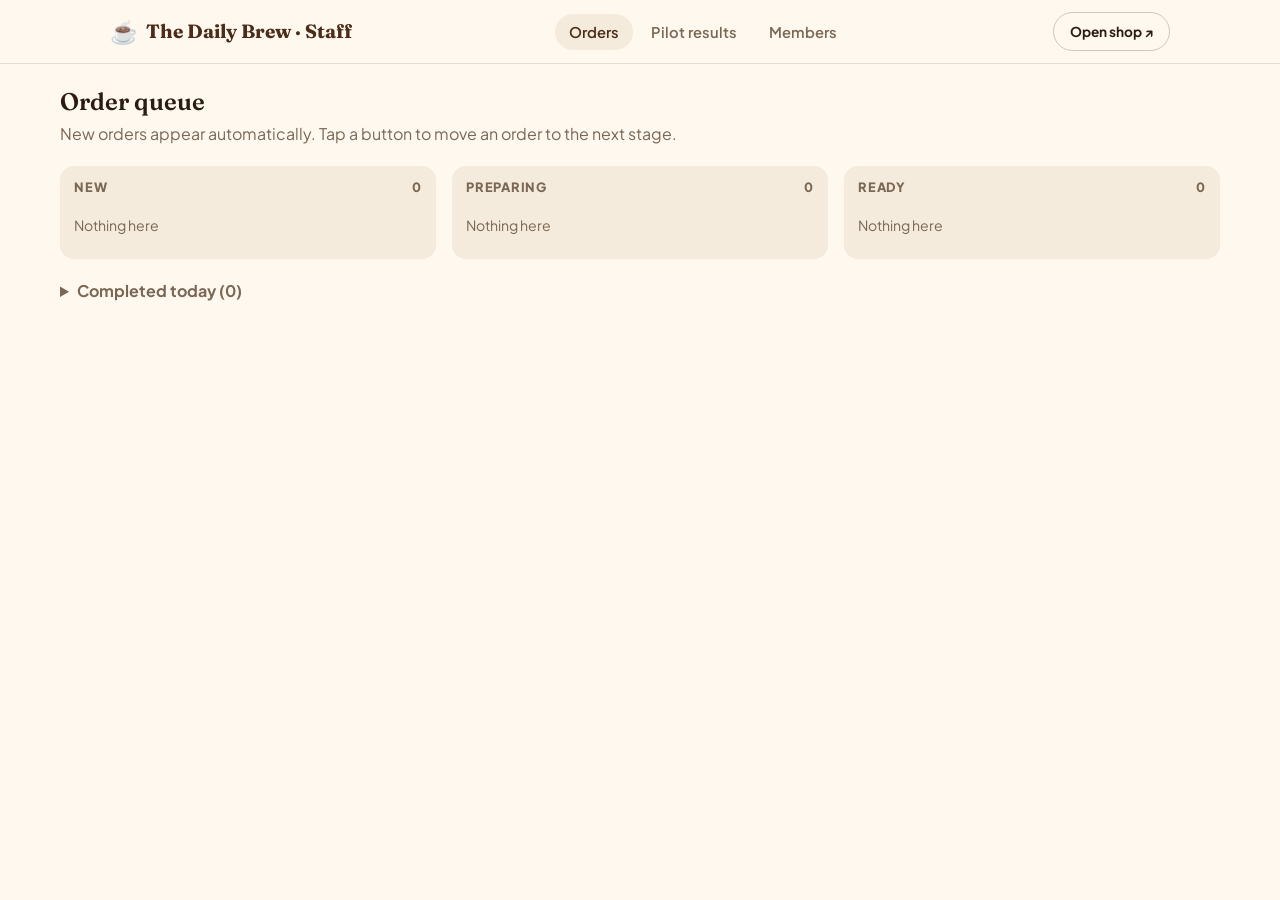
<file: staff.html>
<!DOCTYPE html>
<html lang="en">
<head>
<meta charset="UTF-8">
<meta name="viewport" content="width=device-width, initial-scale=1.0, viewport-fit=cover">
<title>Staff — The Daily Brew</title>
<meta name="robots" content="noindex">
<link rel="preconnect" href="https://fonts.googleapis.com">
<link rel="preconnect" href="https://fonts.gstatic.com" crossorigin>
<link href="https://fonts.googleapis.com/css2?family=Fraunces:opsz,wght@9..144,600;9..144,700&family=Plus+Jakarta+Sans:wght@400;500;600;700;800&display=swap" rel="stylesheet">
<link rel="stylesheet" href="style.css">
</head>
<body class="staff-page">

<header class="site-header">
  <div class="header-inner">
    <a href="index.html" class="logo">
      <span class="logo-icon" aria-hidden="true">☕</span>
      <span class="logo-text" id="staff-title">Staff</span>
    </a>
    <nav class="main-nav">
      <button class="nav-link is-active" data-tab="orders" type="button">Orders</button>
      <button class="nav-link" data-tab="pilot" type="button">Pilot results</button>
      <button class="nav-link" data-tab="members" type="button">Members</button>
    </nav>
    <a class="btn btn-ghost staff-shop-link" href="index.html">Open shop ↗</a>
  </div>
</header>

<main id="main" class="staff-main">

  <section class="staff-tab is-active" data-panel="orders">
    <div class="staff-head">
      <h1>Order queue</h1>
      <p class="staff-sub">New orders appear automatically. Tap a button to move an order to the next stage.</p>
    </div>
    <div class="queue-cols" id="queue-cols"></div>
    <details class="staff-done">
      <summary>Completed today <span id="done-count"></span></summary>
      <div class="queue-list" id="done-list"></div>
    </details>
  </section>

  <section class="staff-tab" data-panel="pilot">
    <div class="staff-head">
      <h1>Pilot results</h1>
      <p class="staff-sub">Is the system changing behaviour? Watch repeat rate and active streaks week by week.</p>
    </div>
    <div class="kpi-grid" id="kpi-grid"></div>
    <h2 class="staff-h2">Orders per day — last 14 days</h2>
    <div class="day-bars" id="day-bars"></div>
    <div class="staff-actions">
      <button class="btn btn-primary" id="export-orders" type="button">Download orders (CSV)</button>
      <button class="btn btn-ghost" id="export-members" type="button">Download members (CSV)</button>
      <button class="btn btn-ghost danger" id="reset-data" type="button">Clear all test data</button>
    </div>
  </section>

  <section class="staff-tab" data-panel="members">
    <div class="staff-head">
      <h1>Members</h1>
      <p class="staff-sub">Everyone who has ordered with a phone number, newest activity first.</p>
    </div>
    <div class="table-wrap"><table class="staff-table" id="members-table"></table></div>
  </section>

</main>

<div class="toast-container" id="toast-container" aria-live="polite"></div>

<script src="content.js"></script>
<script src="loyalty.js"></script>
<script src="staff.js"></script>
</body>
</html>
</file>
<file: style.css>
/* =========================================================================
   THE DAILY BREW — style.css
   Warm cafe theme: coffee brown, cream, and a terracotta accent.
   ========================================================================= */

:root {
  --coffee: #6B4226;
  --coffee-deep: #4A2C18;
  --terracotta: #C1642F;
  --terracotta-deep: #A34E22;
  --gold: #D9A441;

  --bg: #FFF8EF;
  --surface: #FFFFFF;
  --surface-tint: #F5EBDC;
  --ink: #2B1B10;
  --ink-soft: #7A6754;
  --border: rgba(43, 27, 16, 0.12);
  --border-strong: rgba(43, 27, 16, 0.22);
  --shadow: 0 14px 30px -16px rgba(43, 27, 16, 0.35);
  --shadow-sm: 0 4px 14px -8px rgba(43, 27, 16, 0.3);

  --status-new: #C1642F;
  --status-preparing: #D9A441;
  --status-ready: #4C8B6B;
  --status-completed: #6B5847;

  --radius-lg: 20px;
  --radius-md: 14px;
  --radius-sm: 9px;
  --font-display: "Fraunces", Georgia, serif;
  --font-body: "Plus Jakarta Sans", -apple-system, BlinkMacSystemFont, "Segoe UI", sans-serif;
}

@media (prefers-color-scheme: dark) {
  :root:not([data-theme="light"]) {
    --coffee: #D8A876;
    --coffee-deep: #F0C79A;
    --terracotta: #F0925C;
    --terracotta-deep: #FFAB78;
    --gold: #F0C15C;

    --bg: #1C140D;
    --surface: #271C13;
    --surface-tint: #33261A;
    --ink: #F4EBE0;
    --ink-soft: #C9B7A4;
    --border: rgba(244, 235, 224, 0.12);
    --border-strong: rgba(244, 235, 224, 0.22);
    --shadow: 0 16px 34px -16px rgba(0, 0, 0, 0.6);
    --shadow-sm: 0 6px 16px -10px rgba(0, 0, 0, 0.5);
  }
}
:root[data-theme="dark"] {
  --coffee: #D8A876;
  --coffee-deep: #F0C79A;
  --terracotta: #F0925C;
  --terracotta-deep: #FFAB78;
  --gold: #F0C15C;

  --bg: #1C140D;
  --surface: #271C13;
  --surface-tint: #33261A;
  --ink: #F4EBE0;
  --ink-soft: #C9B7A4;
  --border: rgba(244, 235, 224, 0.12);
  --border-strong: rgba(244, 235, 224, 0.22);
  --shadow: 0 16px 34px -16px rgba(0, 0, 0, 0.6);
  --shadow-sm: 0 6px 16px -10px rgba(0, 0, 0, 0.5);
}

* { box-sizing: border-box; }
body {
  margin: 0; background: var(--bg); color: var(--ink);
  font-family: var(--font-body); font-size: 16px; line-height: 1.55;
  -webkit-font-smoothing: antialiased;
}
img { max-width: 100%; display: block; }
a { color: inherit; text-decoration: none; }
button { font-family: inherit; cursor: pointer; }
input, select, textarea { font-family: inherit; font-size: 1rem; }
h1, h2, h3 { font-family: var(--font-display); font-weight: 600; line-height: 1.15; margin: 0; text-wrap: balance; }
p { margin: 0; }
[hidden] { display: none !important; }
.sr-only { position: absolute; width: 1px; height: 1px; padding: 0; margin: -1px; overflow: hidden; clip: rect(0,0,0,0); white-space: nowrap; border: 0; }
.skip-link { position: absolute; left: 12px; top: -60px; background: var(--coffee); color: #fff; padding: 10px 16px; border-radius: var(--radius-sm); z-index: 300; transition: top .15s ease; }
.skip-link:focus { top: 12px; }
:focus-visible { outline: 2px solid var(--terracotta); outline-offset: 2px; }
@media (prefers-reduced-motion: reduce) { * { animation-duration: .001ms !important; transition-duration: .001ms !important; } }

.eyebrow { font-size: 0.78rem; font-weight: 700; letter-spacing: 0.08em; text-transform: uppercase; color: var(--terracotta-deep); margin: 0 0 6px; }

.btn { display: inline-flex; align-items: center; justify-content: center; gap: 8px; padding: 12px 22px; border-radius: 999px; border: 1px solid transparent; font-weight: 700; font-size: 0.95rem; transition: transform .15s ease, background .15s ease; }
.btn-primary { background: var(--terracotta); color: #fff; box-shadow: var(--shadow-sm); }
.btn-primary:hover { background: var(--terracotta-deep); transform: translateY(-1px); }
.btn-primary:disabled { opacity: 0.5; cursor: not-allowed; transform: none; }
.btn-ghost { background: transparent; border-color: var(--border-strong); color: var(--ink); }
.btn-ghost:hover { background: var(--surface-tint); }
.btn-block { width: 100%; }

/* ---------- Header ---------- */
.site-header { position: sticky; top: 0; z-index: 100; background: color-mix(in srgb, var(--bg) 90%, transparent); backdrop-filter: blur(10px); border-bottom: 1px solid var(--border); }
.header-inner { max-width: 1100px; margin: 0 auto; padding: 12px 20px; display: flex; align-items: center; justify-content: space-between; gap: 14px; }
.logo { display: flex; align-items: center; gap: 8px; }
.logo-icon { font-size: 1.4rem; }
.logo-text { font-family: var(--font-display); font-weight: 700; font-size: 1.2rem; color: var(--coffee-deep); }
.main-nav { display: flex; gap: 4px; }
.nav-link { background: none; border: none; padding: 9px 14px; border-radius: 999px; font-weight: 600; font-size: 0.92rem; color: var(--ink-soft); }
.nav-link:hover { background: var(--surface-tint); color: var(--ink); }
.nav-link.is-active { background: var(--surface-tint); color: var(--coffee-deep); }
.cart-btn { position: relative; background: var(--coffee); color: #fff; border: none; width: 42px; height: 42px; border-radius: 999px; display: flex; align-items: center; justify-content: center; }
.cart-btn:hover { background: var(--coffee-deep); }
.cart-badge { position: absolute; top: -2px; right: -2px; background: var(--terracotta); color: #fff; font-size: 0.68rem; font-weight: 800; min-width: 18px; height: 18px; border-radius: 999px; display: flex; align-items: center; justify-content: center; padding: 0 4px; border: 2px solid var(--bg); }
.icon-btn { background: none; border: none; width: 36px; height: 36px; border-radius: 999px; color: var(--ink); display: flex; align-items: center; justify-content: center; }
.icon-btn:hover { background: var(--surface-tint); }

/* ---------- Screens ---------- */
.screen { display: none; max-width: 1100px; margin: 0 auto; padding: 24px 20px 80px; }
.screen.is-active { display: block; }
.screen-header { display: flex; align-items: center; gap: 16px; margin-bottom: 20px; flex-wrap: wrap; }
.back-btn { background: none; border: none; color: var(--ink-soft); font-weight: 600; padding: 6px 0; }
.back-btn:hover { color: var(--ink); }

.hero { padding: 20px 0 28px; max-width: 600px; }
.hero h1 { font-size: clamp(1.6rem, 4vw, 2.2rem); }
.hero-sub { color: var(--ink-soft); margin-top: 10px; }

/* ---------- Category tabs ---------- */
.category-tabs { display: flex; gap: 8px; overflow-x: auto; padding: 4px 0 20px; scrollbar-width: thin; }
.category-tab { flex-shrink: 0; border: 1px solid var(--border-strong); background: var(--surface); color: var(--ink-soft); padding: 9px 18px; border-radius: 999px; font-weight: 700; font-size: 0.9rem; }
.category-tab.active { background: var(--coffee); color: #fff; border-color: var(--coffee); }

/* ---------- Product grid ---------- */
.product-grid { display: grid; grid-template-columns: repeat(auto-fill, minmax(240px, 1fr)); gap: 18px; }
.product-card { background: var(--surface); border: 1px solid var(--border); border-radius: var(--radius-lg); overflow: hidden; display: flex; flex-direction: column; box-shadow: var(--shadow-sm); }
.product-image { height: 140px; background: var(--surface-tint); }
.product-image img { width: 100%; height: 100%; object-fit: cover; display: block; }
.product-body { padding: 14px 16px 16px; display: flex; flex-direction: column; gap: 8px; flex: 1; }
.product-body h3 { font-size: 1.02rem; }
.product-desc { color: var(--ink-soft); font-size: 0.87rem; flex: 1; }
.product-footer { display: flex; align-items: center; justify-content: space-between; gap: 10px; margin-top: 4px; }
.product-price { font-weight: 800; color: var(--coffee-deep); font-size: 1.05rem; font-variant-numeric: tabular-nums; }
.add-btn { background: var(--terracotta); color: #fff; border: none; border-radius: 999px; padding: 8px 16px; font-weight: 700; font-size: 0.85rem; }
.add-btn:hover { background: var(--terracotta-deep); }
.qty-stepper { display: flex; align-items: center; gap: 8px; background: var(--surface-tint); border-radius: 999px; padding: 4px; }
.qty-stepper button { width: 26px; height: 26px; border-radius: 999px; border: none; background: var(--surface); color: var(--ink); font-weight: 800; }
.qty-stepper button:hover { background: var(--coffee); color: #fff; }
.qty-stepper span { min-width: 18px; text-align: center; font-weight: 700; font-variant-numeric: tabular-nums; }

/* ---------- Cart drawer ---------- */
.cart-backdrop { position: fixed; inset: 0; background: rgba(43,27,16,0.45); z-index: 200; }
.cart-backdrop[hidden] { display: none; }
.cart-drawer {
  position: fixed; top: 0; right: 0; height: 100%; width: min(420px, 100%);
  background: var(--surface); z-index: 250; display: flex; flex-direction: column;
  transform: translateX(100%); transition: transform .25s ease; box-shadow: var(--shadow);
}
.cart-drawer.is-open { transform: translateX(0); }
.cart-drawer-head { display: flex; align-items: center; justify-content: space-between; padding: 18px 20px; border-bottom: 1px solid var(--border); }
.cart-items { flex: 1; overflow-y: auto; padding: 12px 20px; display: flex; flex-direction: column; gap: 14px; }
.cart-empty { padding: 40px 20px; text-align: center; color: var(--ink-soft); }
.cart-item { display: flex; gap: 12px; align-items: flex-start; padding-bottom: 14px; border-bottom: 1px solid var(--border); }
.cart-item-img { width: 56px; height: 56px; border-radius: var(--radius-sm); overflow: hidden; flex-shrink: 0; background: var(--surface-tint); }
.cart-item-img img { width: 100%; height: 100%; object-fit: cover; }
.cart-item-info { flex: 1; min-width: 0; }
.cart-item-info h4 { font-size: 0.95rem; font-weight: 700; margin: 0 0 2px; }
.cart-item-price { color: var(--ink-soft); font-size: 0.85rem; }
.cart-item-actions { display: flex; align-items: center; justify-content: space-between; margin-top: 8px; gap: 8px; }
.remove-btn { background: none; border: none; color: var(--ink-soft); font-size: 0.8rem; font-weight: 600; }
.remove-btn:hover { color: var(--terracotta-deep); }
.cart-footer { padding: 16px 20px 20px; border-top: 1px solid var(--border); display: flex; flex-direction: column; gap: 12px; }
.cart-total-row { display: flex; justify-content: space-between; align-items: baseline; font-size: 1.1rem; }
.cart-total-row strong { font-family: var(--font-display); font-size: 1.3rem; color: var(--coffee-deep); }

/* ---------- Checkout ---------- */
.checkout-layout { display: grid; grid-template-columns: 1.1fr 1fr; gap: 28px; align-items: start; }
.checkout-form, .order-summary { background: var(--surface); border: 1px solid var(--border); border-radius: var(--radius-md); padding: 22px; }
.checkout-form h2, .order-summary h2 { font-size: 1.1rem; margin-bottom: 16px; }
.form-row { display: flex; flex-direction: column; gap: 6px; margin-bottom: 14px; }
.form-row label { font-size: 0.82rem; font-weight: 700; color: var(--ink-soft); text-transform: uppercase; letter-spacing: 0.03em; }
.form-row input, .form-row select { border: 1px solid var(--border-strong); border-radius: var(--radius-sm); padding: 11px 14px; background: var(--bg); color: var(--ink); }
.field-error { color: var(--terracotta-deep); font-size: 0.8rem; min-height: 1em; }
.field-note { color: var(--ink-soft); font-size: 0.78rem; }
.summary-items { display: flex; flex-direction: column; gap: 10px; margin-bottom: 14px; }
.summary-item { display: flex; justify-content: space-between; font-size: 0.92rem; gap: 10px; }
.summary-item span:first-child { color: var(--ink-soft); }
.summary-totals { border-top: 1px solid var(--border); padding-top: 12px; margin-bottom: 16px; display: flex; flex-direction: column; gap: 6px; }
.summary-line { display: flex; justify-content: space-between; gap: 10px; font-size: 0.9rem; color: var(--ink-soft); }
.summary-line.discount, .tracking-item-row.discount span { color: var(--status-ready); font-weight: 600; }
.summary-grand { display: flex; justify-content: space-between; font-weight: 800; font-size: 1.1rem; }
.summary-grand strong { color: var(--coffee-deep); font-family: var(--font-display); }
.perks-box { background: var(--surface-tint); border-radius: var(--radius-sm); padding: 12px 14px; margin-bottom: 14px; font-size: 0.88rem; display: flex; flex-direction: column; gap: 4px; }
.perks-box p:not(:first-child) { color: var(--ink-soft); }
.perk-toggle { display: flex; align-items: center; gap: 8px; margin-top: 6px; font-weight: 700; color: var(--ink); cursor: pointer; }
.perk-toggle input { width: 18px; height: 18px; accent-color: var(--terracotta); }

/* ---------- Confirmation ---------- */
#screen-confirmation { display: none; }
#screen-confirmation.is-active { display: flex; justify-content: center; }
.confirmation-card { background: var(--surface); border: 1px solid var(--border); border-radius: var(--radius-lg); padding: 40px 32px; max-width: 460px; width: 100%; text-align: center; box-shadow: var(--shadow); margin-top: 20px; }
.confirmation-icon { width: 56px; height: 56px; border-radius: 999px; background: var(--status-ready); color: #fff; font-size: 1.6rem; display: flex; align-items: center; justify-content: center; margin: 0 auto 14px; }
.confirmation-card h1 { font-size: 2rem; color: var(--coffee-deep); }
.confirm-message { color: var(--ink-soft); margin: 12px 0 16px; }
.confirm-status-pill { display: inline-block; background: var(--status-new); color: #fff; font-weight: 800; font-size: 0.78rem; letter-spacing: 0.05em; padding: 6px 16px; border-radius: 999px; margin-bottom: 20px; }
.confirmation-actions { display: flex; gap: 10px; justify-content: center; flex-wrap: wrap; }
.confirm-loyalty { background: var(--surface-tint); border-radius: var(--radius-md); padding: 14px 16px; margin: 0 0 20px; display: flex; flex-direction: column; gap: 2px; font-size: 0.9rem; }
.confirm-loyalty strong { color: var(--terracotta-deep); font-size: 1rem; }
.confirm-loyalty span { color: var(--ink-soft); }

/* ---------- Brew Streak: menu banner ---------- */
.streak-banner { display: flex; align-items: center; justify-content: space-between; gap: 16px; flex-wrap: wrap; background: var(--surface); border: 1px solid var(--border); border-left: 4px solid var(--terracotta); border-radius: var(--radius-md); padding: 14px 18px; margin-bottom: 22px; box-shadow: var(--shadow-sm); }
.streak-banner-text { display: flex; flex-direction: column; gap: 2px; min-width: 0; }
.streak-banner-text span { color: var(--ink-soft); font-size: 0.88rem; }
.streak-banner-actions { display: flex; gap: 8px; flex-wrap: wrap; }
.streak-banner-actions .btn { padding: 9px 18px; font-size: 0.88rem; }

/* ---------- Brew Streak: rewards screen ---------- */
.rewards-intro { color: var(--ink-soft); max-width: 560px; margin-bottom: 18px; }
.rewards-result { margin-top: 8px; background: var(--surface); border: 1px solid var(--border); border-radius: var(--radius-md); padding: 24px; max-width: 620px; }
.rewards-result h3 { font-family: var(--font-body); font-size: 0.8rem; font-weight: 800; text-transform: uppercase; letter-spacing: 0.06em; color: var(--ink-soft); margin: 22px 0 10px; display: flex; justify-content: space-between; }
.rewards-headline { font-weight: 700; margin-bottom: 16px; }
.rewards-stats { display: grid; grid-template-columns: repeat(3, 1fr); gap: 10px; }
.rewards-stats div { background: var(--surface-tint); border-radius: var(--radius-sm); padding: 12px; text-align: center; display: flex; flex-direction: column; }
.rewards-stats strong { font-family: var(--font-display); font-size: 1.8rem; color: var(--coffee-deep); line-height: 1.1; font-variant-numeric: tabular-nums; }
.rewards-stats span { font-size: 0.75rem; color: var(--ink-soft); font-weight: 600; }
.pass-status { margin-top: 12px; font-size: 0.88rem; font-weight: 700; color: var(--status-ready); }
.stamp-card { display: grid; grid-template-columns: repeat(auto-fill, minmax(44px, 1fr)); gap: 8px; }
.stamp { aspect-ratio: 1; border-radius: 999px; border: 2px dashed var(--border-strong); display: flex; align-items: center; justify-content: center; font-size: 0.8rem; font-weight: 700; color: var(--ink-soft); }
.stamp.filled { border: 2px solid var(--terracotta); background: color-mix(in srgb, var(--terracotta) 14%, transparent); font-size: 1.1rem; }
.cal-grid { display: grid; grid-template-columns: repeat(7, 1fr); gap: 6px; max-width: 400px; }
.cal-cell { aspect-ratio: 1; border-radius: 8px; background: var(--surface-tint); display: flex; align-items: center; justify-content: center; font-size: 0.75rem; font-weight: 600; color: var(--ink-soft); font-variant-numeric: tabular-nums; }
.cal-cell.visit { background: var(--terracotta); color: #fff; }
.cal-cell.rest { background: color-mix(in srgb, var(--gold) 35%, transparent); color: var(--ink); }
.cal-cell.today { outline: 2px solid var(--coffee-deep); outline-offset: 1px; }
.cal-legend { display: flex; gap: 16px; flex-wrap: wrap; margin-top: 10px; font-size: 0.78rem; color: var(--ink-soft); }
.cal-legend span { display: flex; align-items: center; gap: 6px; }
.cal-key { width: 12px; height: 12px; border-radius: 3px; display: inline-block; }
.cal-key.visit { background: var(--terracotta); }
.cal-key.rest { background: color-mix(in srgb, var(--gold) 35%, transparent); }
.cal-key.today { outline: 2px solid var(--coffee-deep); }
.rewards-actions { display: flex; gap: 10px; flex-wrap: wrap; margin-top: 22px; }
.rewards-grid { display: grid; grid-template-columns: 1fr 1.3fr; gap: 20px; margin-top: 28px; align-items: start; }
.pass-card, .how-card { background: var(--surface); border: 1px solid var(--border); border-radius: var(--radius-md); padding: 22px; }
.pass-card { border-color: var(--gold); box-shadow: var(--shadow-sm); }
.pass-card h2 { font-size: 1.4rem; }
.pass-price { font-family: var(--font-display); font-size: 2rem; font-weight: 700; color: var(--coffee-deep); margin: 8px 0; }
.pass-price span { font-family: var(--font-body); font-size: 0.9rem; font-weight: 600; color: var(--ink-soft); }
.pass-desc { color: var(--ink-soft); font-size: 0.9rem; margin-bottom: 16px; }
.how-card h2 { font-size: 1.1rem; margin-bottom: 12px; }
.how-list { margin: 0; padding-left: 20px; display: flex; flex-direction: column; gap: 12px; }
.how-list li strong { display: block; font-size: 0.95rem; }
.how-list li span { color: var(--ink-soft); font-size: 0.88rem; }

/* ---------- Order tracking ---------- */
.tracking-form { display: flex; gap: 10px; max-width: 480px; margin-bottom: 10px; flex-wrap: wrap; }
.tracking-form input { flex: 1; min-width: 200px; border: 1px solid var(--border-strong); border-radius: 999px; padding: 12px 18px; background: var(--surface); color: var(--ink); }
.tracking-error { color: var(--terracotta-deep); font-weight: 600; margin-top: 10px; }
.tracking-result { margin-top: 24px; background: var(--surface); border: 1px solid var(--border); border-radius: var(--radius-md); padding: 24px; max-width: 620px; }
.tracking-order-number { font-family: var(--font-display); font-size: 1.5rem; color: var(--coffee-deep); margin-bottom: 4px; }
.tracking-meta { color: var(--ink-soft); font-size: 0.9rem; margin-bottom: 20px; }
.status-steps { display: flex; justify-content: space-between; gap: 6px; margin-bottom: 24px; }
.status-step { flex: 1; text-align: center; position: relative; }
.status-step .dot { width: 30px; height: 30px; border-radius: 999px; background: var(--surface-tint); border: 2px solid var(--border-strong); margin: 0 auto 8px; display: flex; align-items: center; justify-content: center; font-weight: 800; font-size: 0.8rem; color: var(--ink-soft); }
.status-step .label { font-size: 0.72rem; font-weight: 700; text-transform: uppercase; letter-spacing: 0.03em; color: var(--ink-soft); }
.status-step.done .dot { background: var(--status-ready); border-color: var(--status-ready); color: #fff; }
.status-step.done .label { color: var(--ink); }
.status-step.current .dot { background: var(--terracotta); border-color: var(--terracotta); color: #fff; }
.status-step.current .label { color: var(--terracotta-deep); }
.tracking-items { border-top: 1px solid var(--border); padding-top: 16px; display: flex; flex-direction: column; gap: 8px; }
.tracking-item-row { display: flex; justify-content: space-between; font-size: 0.9rem; }
.tracking-item-row span:first-child { color: var(--ink-soft); }
.tracking-totals-row { display: flex; justify-content: space-between; font-weight: 800; margin-top: 8px; padding-top: 10px; border-top: 1px solid var(--border); }

/* ---------- Staff page ---------- */
.staff-shop-link { padding: 8px 16px; font-size: 0.85rem; }
.staff-main { max-width: 1200px; margin: 0 auto; padding: 24px 20px 80px; }
.staff-tab { display: none; }
.staff-tab.is-active { display: block; }
.staff-head { margin-bottom: 20px; }
.staff-sub { color: var(--ink-soft); margin-top: 6px; }
.staff-h2 { font-size: 1.05rem; margin: 28px 0 12px; }
.queue-cols { display: grid; grid-template-columns: repeat(3, 1fr); gap: 16px; align-items: start; }
.queue-col { background: var(--surface-tint); border-radius: var(--radius-md); padding: 14px; }
.queue-col h2 { font-family: var(--font-body); font-size: 0.8rem; font-weight: 800; letter-spacing: 0.06em; color: var(--ink-soft); margin-bottom: 12px; display: flex; justify-content: space-between; }
.queue-list { display: flex; flex-direction: column; gap: 10px; }
.queue-card { background: var(--surface); border: 1px solid var(--border); border-radius: var(--radius-sm); padding: 12px 14px; box-shadow: var(--shadow-sm); }
.queue-card-head { display: flex; justify-content: space-between; align-items: baseline; }
.queue-card-head strong { font-family: var(--font-display); font-size: 1.2rem; color: var(--coffee-deep); }
.queue-card-head span, .queue-meta { color: var(--ink-soft); font-size: 0.82rem; }
.queue-items { margin: 8px 0; padding-left: 18px; font-size: 0.9rem; }
.queue-items .perk { color: var(--status-ready); font-weight: 600; list-style: "★ "; }
.queue-foot { display: flex; justify-content: space-between; align-items: center; gap: 8px; }
.queue-foot .btn { padding: 8px 14px; font-size: 0.82rem; }
.queue-total { font-weight: 800; font-variant-numeric: tabular-nums; }
.queue-empty { color: var(--ink-soft); font-size: 0.88rem; padding: 8px 0; }
.staff-done { margin-top: 20px; }
.staff-done summary { cursor: pointer; font-weight: 700; color: var(--ink-soft); margin-bottom: 10px; }
.staff-done .queue-list { display: grid; grid-template-columns: repeat(auto-fill, minmax(240px, 1fr)); }
.kpi-grid { display: grid; grid-template-columns: repeat(3, 1fr); gap: 12px; }
.kpi { background: var(--surface); border: 1px solid var(--border); border-radius: var(--radius-md); padding: 16px; display: flex; flex-direction: column; gap: 2px; }
.kpi-key { border-top: 3px solid var(--terracotta); }
.kpi-label { font-size: 0.75rem; font-weight: 800; text-transform: uppercase; letter-spacing: 0.06em; color: var(--ink-soft); }
.kpi strong { font-family: var(--font-display); font-size: 2rem; color: var(--ink); line-height: 1.15; font-variant-numeric: tabular-nums; }
.kpi-sub { font-size: 0.82rem; color: var(--ink-soft); }
.day-bars { display: grid; grid-template-columns: repeat(14, 1fr); gap: 2px; height: 160px; align-items: end; background: var(--surface); border: 1px solid var(--border); border-radius: var(--radius-md); padding: 16px 16px 0; }
.day-bar { height: 100%; display: flex; flex-direction: column; justify-content: flex-end; align-items: center; position: relative; padding-bottom: 22px; }
.day-bar-fill { width: min(60%, 24px); background: var(--terracotta); border-radius: 4px 4px 0 0; min-height: 0; }
.day-bar:hover .day-bar-fill { background: var(--terracotta-deep); }
.day-bar-val { font-size: 0.72rem; font-weight: 700; color: var(--ink); margin-bottom: 2px; font-variant-numeric: tabular-nums; }
.day-bar-label { position: absolute; bottom: 4px; font-size: 0.7rem; color: var(--ink-soft); font-variant-numeric: tabular-nums; }
.staff-actions { display: flex; gap: 10px; flex-wrap: wrap; margin-top: 24px; }
.btn.danger { color: var(--terracotta-deep); }
.table-wrap { overflow-x: auto; background: var(--surface); border: 1px solid var(--border); border-radius: var(--radius-md); }
.staff-table { width: 100%; border-collapse: collapse; font-size: 0.9rem; }
.staff-table th, .staff-table td { text-align: left; padding: 10px 14px; border-bottom: 1px solid var(--border); white-space: nowrap; }
.staff-table th { font-size: 0.75rem; text-transform: uppercase; letter-spacing: 0.05em; color: var(--ink-soft); }
.staff-table td:nth-child(n+3):nth-child(-n+5) { font-variant-numeric: tabular-nums; }

/* ---------- Toasts ---------- */
.toast-container { position: fixed; bottom: 20px; right: 20px; z-index: 400; display: flex; flex-direction: column; gap: 10px; }
.toast { background: var(--ink); color: var(--bg); padding: 12px 18px; border-radius: var(--radius-sm); box-shadow: var(--shadow); font-size: 0.9rem; font-weight: 600; animation: toast-in .2s ease; }
@keyframes toast-in { from { opacity: 0; transform: translateY(8px); } to { opacity: 1; transform: translateY(0); } }

/* ---------- Footer ---------- */
.site-footer { text-align: center; padding: 30px 20px; color: var(--ink-soft); font-size: 0.85rem; border-top: 1px solid var(--border); }
.site-footer p { margin: 4px 0; }

/* ---------- Mobile cart bar ---------- */
.cart-bar { display: none; }

/* ---------- Responsive ---------- */
@media (max-width: 760px) {
  .checkout-layout, .rewards-grid, .queue-cols { grid-template-columns: 1fr; }
  .kpi-grid { grid-template-columns: 1fr 1fr; }
  .staff-shop-link { display: none; }
  .header-inner { flex-wrap: wrap; }
  .logo { order: 1; }
  .cart-btn { order: 2; }
  .main-nav { order: 3; width: 100%; }
  .status-step .label { font-size: 0.62rem; }
}
@media (max-width: 420px) {
  .status-step .label { display: none; }
}

/* Phones: compact menu rows, a thumb-reach cart bar, toasts up top */
@media (max-width: 600px) {
  .screen, .staff-main { padding: 16px 16px calc(96px + env(safe-area-inset-bottom)); }
  .header-inner { padding: 10px 16px; padding-left: max(16px, env(safe-area-inset-left)); padding-right: max(16px, env(safe-area-inset-right)); }
  .main-nav { overflow-x: auto; scrollbar-width: none; }
  .nav-link { flex-shrink: 0; }
  .hero { padding: 8px 0 18px; }
  .screen-header { flex-direction: column; align-items: flex-start; gap: 4px; }

  .category-tabs { position: sticky; top: var(--header-h, 108px); z-index: 50; margin: 0 -16px; padding: 10px 16px; background: var(--bg); scrollbar-width: none; }
  .category-tabs::-webkit-scrollbar, .main-nav::-webkit-scrollbar { display: none; }

  .product-grid { grid-template-columns: 1fr; gap: 10px; }
  .product-card { flex-direction: row; border-radius: var(--radius-md); }
  .product-image { width: 96px; height: auto; min-height: 96px; flex-shrink: 0; }
  .product-body { padding: 12px 14px; gap: 4px; }
  .product-desc { font-size: 0.82rem; display: -webkit-box; -webkit-line-clamp: 2; -webkit-box-orient: vertical; overflow: hidden; }

  .cart-bar {
    display: flex; align-items: center; gap: 12px;
    position: fixed; z-index: 150; left: 12px; right: 12px; bottom: calc(12px + env(safe-area-inset-bottom));
    padding: 14px 20px; border: none; border-radius: 999px;
    background: var(--coffee); color: #fff; font-weight: 700; font-size: 1rem; box-shadow: var(--shadow);
    animation: toast-in .2s ease;
  }
  .cart-bar[hidden] { display: none; }
  .cart-bar strong { margin-left: auto; font-variant-numeric: tabular-nums; }
  .cart-bar-count { background: var(--terracotta); min-width: 26px; height: 26px; padding: 0 6px; border-radius: 999px; display: inline-flex; align-items: center; justify-content: center; font-size: 0.85rem; }

  .cart-footer { padding-bottom: calc(20px + env(safe-area-inset-bottom)); }
  .toast-container { left: 16px; right: 16px; top: calc(12px + env(safe-area-inset-top)); bottom: auto; align-items: center; }

  .tracking-form input { min-width: 0; }
  .tracking-form .btn { flex: 1 0 100%; }
  .confirmation-actions { flex-direction: column-reverse; }
  .confirmation-actions .btn { width: 100%; }
  .staff-actions .btn { flex: 1 1 100%; }
}

/* Touch screens (phones and the counter tablet): finger-sized targets */
@media (pointer: coarse) {
  .qty-stepper button { width: 36px; height: 36px; font-size: 1.05rem; }
  .icon-btn { width: 44px; height: 44px; }
  .add-btn { padding: 10px 18px; }
  .remove-btn { padding: 8px 4px; }
  .nav-link { padding: 11px 16px; }
  .queue-foot .btn { padding: 12px 18px; font-size: 0.9rem; }
  .btn, .nav-link, .category-tab, .add-btn, .qty-stepper button { -webkit-tap-highlight-color: transparent; touch-action: manipulation; }
}
</file>
